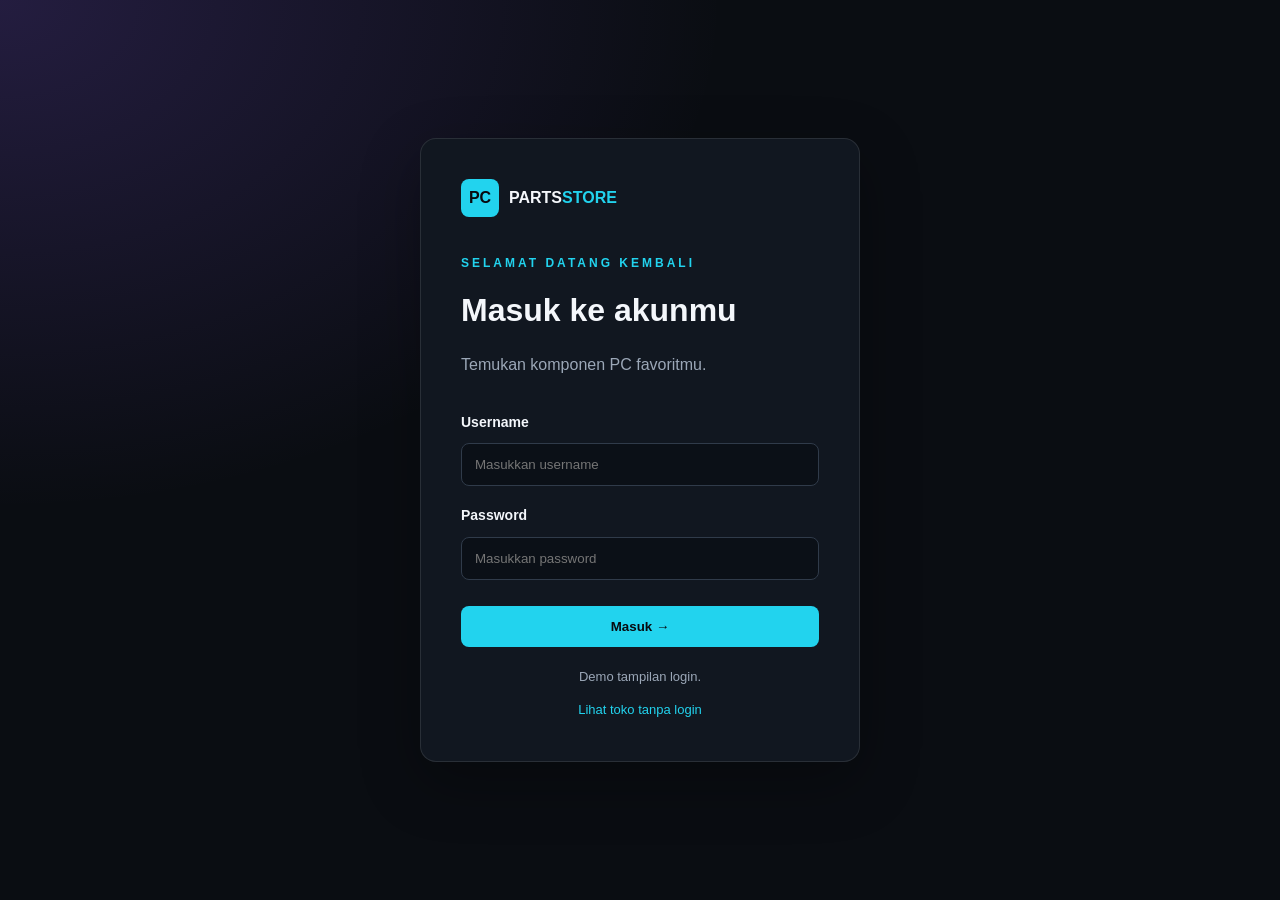
<file: login.html>
<!DOCTYPE html>
<html lang="id">
<head>
    <meta charset="UTF-8">
    <meta name="viewport" content="width=device-width, initial-scale=1.0">
    <title>Login | PC Parts Store</title>
    <link rel="stylesheet" href="style.css">
</head>
<body class="login-page">

    <main class="login-card">
        <a class="brand login-brand" href="index.html">
            <span class="brand-mark">PC</span>
            <span>PARTS<span class="brand-accent">STORE</span></span>
        </a>

        <p class="eyebrow">SELAMAT DATANG KEMBALI</p>
        <h1>Masuk ke akunmu</h1>
        <p class="muted">Temukan komponen PC favoritmu.</p>

        <form action="index.html" method="get">
            <label for="username">Username</label>
            <input
                type="text"
                id="username"
                name="username"
                placeholder="Masukkan username"
                required
            >

            <label for="password">Password</label>
            <input
                type="password"
                id="password"
                name="password"
                placeholder="Masukkan password"
                required
            >

            <button
                class="button button-primary login-button"
                type="submit">
                Masuk →
            </button>
        </form>

        <p class="login-note">
            Demo tampilan login.
        </p>

        <a class="back-link" href="index.html">
            Lihat toko tanpa login
        </a>
    </main>

</body>
</html>
</file>
<file: style.css>
/* RESET DAN WARNA DASAR */
:root {
    --bg: #0a0d12;
    --panel: #111720;
    --text: #f4f7fb;
    --muted: #9ba7b7;
    --accent: #8b5cf6;
    --accent-2: #22d3ee;
    --border: rgba(255, 255, 255, 0.10);
}

* {
    box-sizing: border-box;
}

html {
    scroll-behavior: smooth;
    scroll-padding-top: 90px;
}

body {
    margin: 0;
    background: var(--bg);
    color: var(--text);
    font-family: Arial, sans-serif;
    line-height: 1.6;
}

a {
    color: inherit;
    text-decoration: none;
}

.container {
    width: min(1160px, calc(100% - 48px));
    margin-inline: auto;
}

.section {
    padding: 90px 0;
}

.eyebrow {
    color: var(--accent-2);
    font-size: 12px;
    font-weight: bold;
    letter-spacing: 3px;
}

.muted,
.section-intro {
    color: var(--muted);
}

.gradient-text {
    color: var(--accent-2);
}

/* TOMBOL */
.button {
    display: inline-flex;
    align-items: center;
    justify-content: center;
    gap: 12px;
    padding: 12px 20px;
    border: 1px solid transparent;
    border-radius: 8px;
    font-weight: bold;
    transition: 0.2s;
}

.button-primary {
    background: var(--accent-2);
    color: #080b10;
}

.button-primary:hover {
    background: #000000;
    color: #fff;
    border-color: #fff;
}

.button-outline {
    border-color: var(--border);
    color: var(--text);
}

.button-outline:hover {
    color: var(--accent-2);
    border-color: var(--accent-2);
}

/* LOGIN: POSISI TENGAH */
.login-page {
    min-height: 100vh;
    display: flex;
    justify-content: center;
    align-items: center;
    padding: 24px 16px;
    background:
        radial-gradient(
            ellipse at top left,
            rgba(139, 92, 246, 0.2),
            transparent 40%
        ),
        var(--bg);
}

.login-card {
    width: min(100%, 440px);
    padding: 40px;
    border: 1px solid var(--border);
    border-radius: 16px;
    background: var(--panel);
    box-shadow: 0 20px 60px rgba(0, 0, 0, 0.3);
}

.brand {
    display: inline-flex;
    align-items: center;
    gap: 10px;
    font-weight: 900;
}

.brand-mark {
    display: inline-grid;
    width: 38px;
    height: 38px;
    place-items: center;
    border-radius: 8px;
    background: var(--accent-2);
    color: #080b10;
}

.brand-accent {
    color: var(--accent-2);
}

.login-brand {
    margin-bottom: 25px;
}

.login-card h1 {
    margin: 0;
    font-size: 32px;
}

.login-card .muted {
    margin-bottom: 25px;
}

.login-card form {
    display: grid;
    gap: 10px;
}

.login-card label {
    margin-top: 8px;
    font-weight: bold;
    font-size: 14px;
}

.login-card input {
    width: 100%;
    padding: 13px;
    border: 1px solid #303b4a;
    border-radius: 8px;
    outline: none;
    background: #0b1017;
    color: var(--text);
}


.login-card input:focus {
    border-color: var(--accent-2);
    background-color: #142733;
    box-shadow: 0 0 0 3px rgba(34, 211, 238, 0.12);
}

.login-button {
    width: 100%;
    margin-top: 16px;
    cursor: pointer;
}

.login-note,
.back-link {
    display: block;
    text-align: center;
    font-size: 13px;
}

.login-note {
    color: var(--muted);
    margin-top: 20px;
}

.back-link {
    color: var(--accent-2);
    margin-top: 12px;
}


.site-header {
    position: sticky;
    top: 0;
    z-index: 1000;
    border-bottom: 1px solid var(--border);
    background: rgba(10, 13, 18, 0.94);
}

.navbar {
    display: flex;
    min-height: 76px;
    align-items: center;
    justify-content: space-between;
    gap: 28px;
}

.nav-menu {
    display: flex;
    align-items: center;
    gap: 30px;
}

.nav-link {
    color: #b4bdc9;
    transition: color 0.2s;
}

.nav-link:hover,
.nav-link.active {
    color: var(--accent-2);
}

.nav-cta {
    padding: 10px 16px;
    border: 1px solid var(--accent-2);
    border-radius: 8px;
    color: var(--accent-2);
}

.hero {
    position: relative;
    display: flex;
    min-height: 680px;
    align-items: center;
    background-color: #101722;
    background-image: url(
        "https://images.unsplash.com/photo-1587202372775-e229f172b9d7?auto=format&fit=crop&w=2200&q=90"
    );
    background-size: cover;
    background-position: center;
}

.hero-overlay {
    position: absolute;
    inset: 0;
    background: linear-gradient(
        90deg,
        rgba(7, 10, 15, 0.96),
        rgba(7, 10, 15, 0.5)
    );
}

.hero-content {
    position: relative;
    z-index: 1;
    padding-top: 70px;
    padding-bottom: 70px;
}

.hero h1 {
    margin: 0;
    font-size: clamp(55px, 8vw, 100px);
    font-weight: 900;
    line-height: 1;
    letter-spacing: -4px;
}

.hero-description {
    max-width: 500px;
    color: #c0c8d3;
    margin: 25px 0;
}

.hero-actions {
    display: flex;
    flex-wrap: wrap;
    gap: 12px;
}

.section-heading {
    display: flex;
    align-items: end;
    justify-content: space-between;
    gap: 30px;
    margin-bottom: 35px;
}

.section-heading h2,
.about h2 {
    margin: 0;
    font-size: clamp(32px, 4vw, 48px);
    line-height: 1.1;
}

.product-grid {
    display: grid;
    grid-template-columns: repeat(4, minmax(0, 1fr));
    gap: 20px;
}

.product-card {
    min-width: 0;
    overflow: hidden;
    border: 1px solid var(--border);
    border-radius: 12px;
    background: var(--panel);
    transition: transform 0.2s, border-color 0.2s;
}

.product-card:hover {
    transform: translateY(-5px);
    border-color: var(--accent-2);
}

.product-image-wrap {
    overflow: hidden;
    aspect-ratio: 4 / 3;
    background: #171f2a;
}

.product-image-wrap img {
    display: block;
    width: 100%;
    height: 100%;
    object-fit: cover;
}

.product-info {
    padding: 18px;
}

.product-category {
    color: var(--accent-2);
    font-size: 12px;
    font-weight: bold;
    letter-spacing: 1px;
}

.product-info h3 {
    margin-bottom: 8px;
}

.product-info > p:last-child {
    color: var(--muted);
    font-size: 14px;
}


.about {
    border-top: 1px solid var(--border);
    background: var(--panel);
}

.about-inner {
    display: grid;
    grid-template-columns: 1fr 1fr;
    align-items: center;
    gap: 50px;
}

.about-inner > p {
    color: var(--muted);
}

.site-footer {
    padding: 25px 0;
}

.footer-inner {
    display: flex;
    align-items: center;
    justify-content: space-between;
    gap: 20px;
}

.footer-inner p {
    color: var(--muted);
    font-size: 12px;
}


@media (max-width: 767px) {
    .container {
        width: calc(100% - 32px);
    }

    .section {
        padding: 65px 0;
    }

    .navbar {
        min-height: 68px;
        flex-wrap: wrap;
    }

    .nav-menu {
        gap: 14px;
        flex-wrap: wrap;
        justify-content: flex-end;
    }

    .nav-link,
    .nav-cta {
        font-size: 12px;
    }

    .hero {
        min-height: 580px;
        background-position: 60% center;
    }

    .hero h1 {
        font-size: clamp(48px, 12vw, 72px);
    }

    .section-heading {
        align-items: flex-start;
        flex-direction: column;
    }

    .product-grid {
        grid-template-columns: repeat(2, minmax(0, 1fr));
        gap: 12px;
    }

    .product-info {
        padding: 12px;
    }

    .product-info h3 {
        font-size: 15px;
    }

    .product-info > p:last-child {
        font-size: 12px;
    }

    .about-inner {
        grid-template-columns: 1fr;
        gap: 20px;
    }

    .footer-inner {
        align-items: flex-start;
        flex-direction: column;
    }
}

@media (max-width: 380px) {
    .login-card {
        padding: 25px 20px;
    }

    .nav-menu {
        gap: 9px;
    }

    .hero-actions {
        align-items: stretch;
        flex-direction: column;
    }

    .product-grid {
        gap: 8px;
    }
}
</file>
